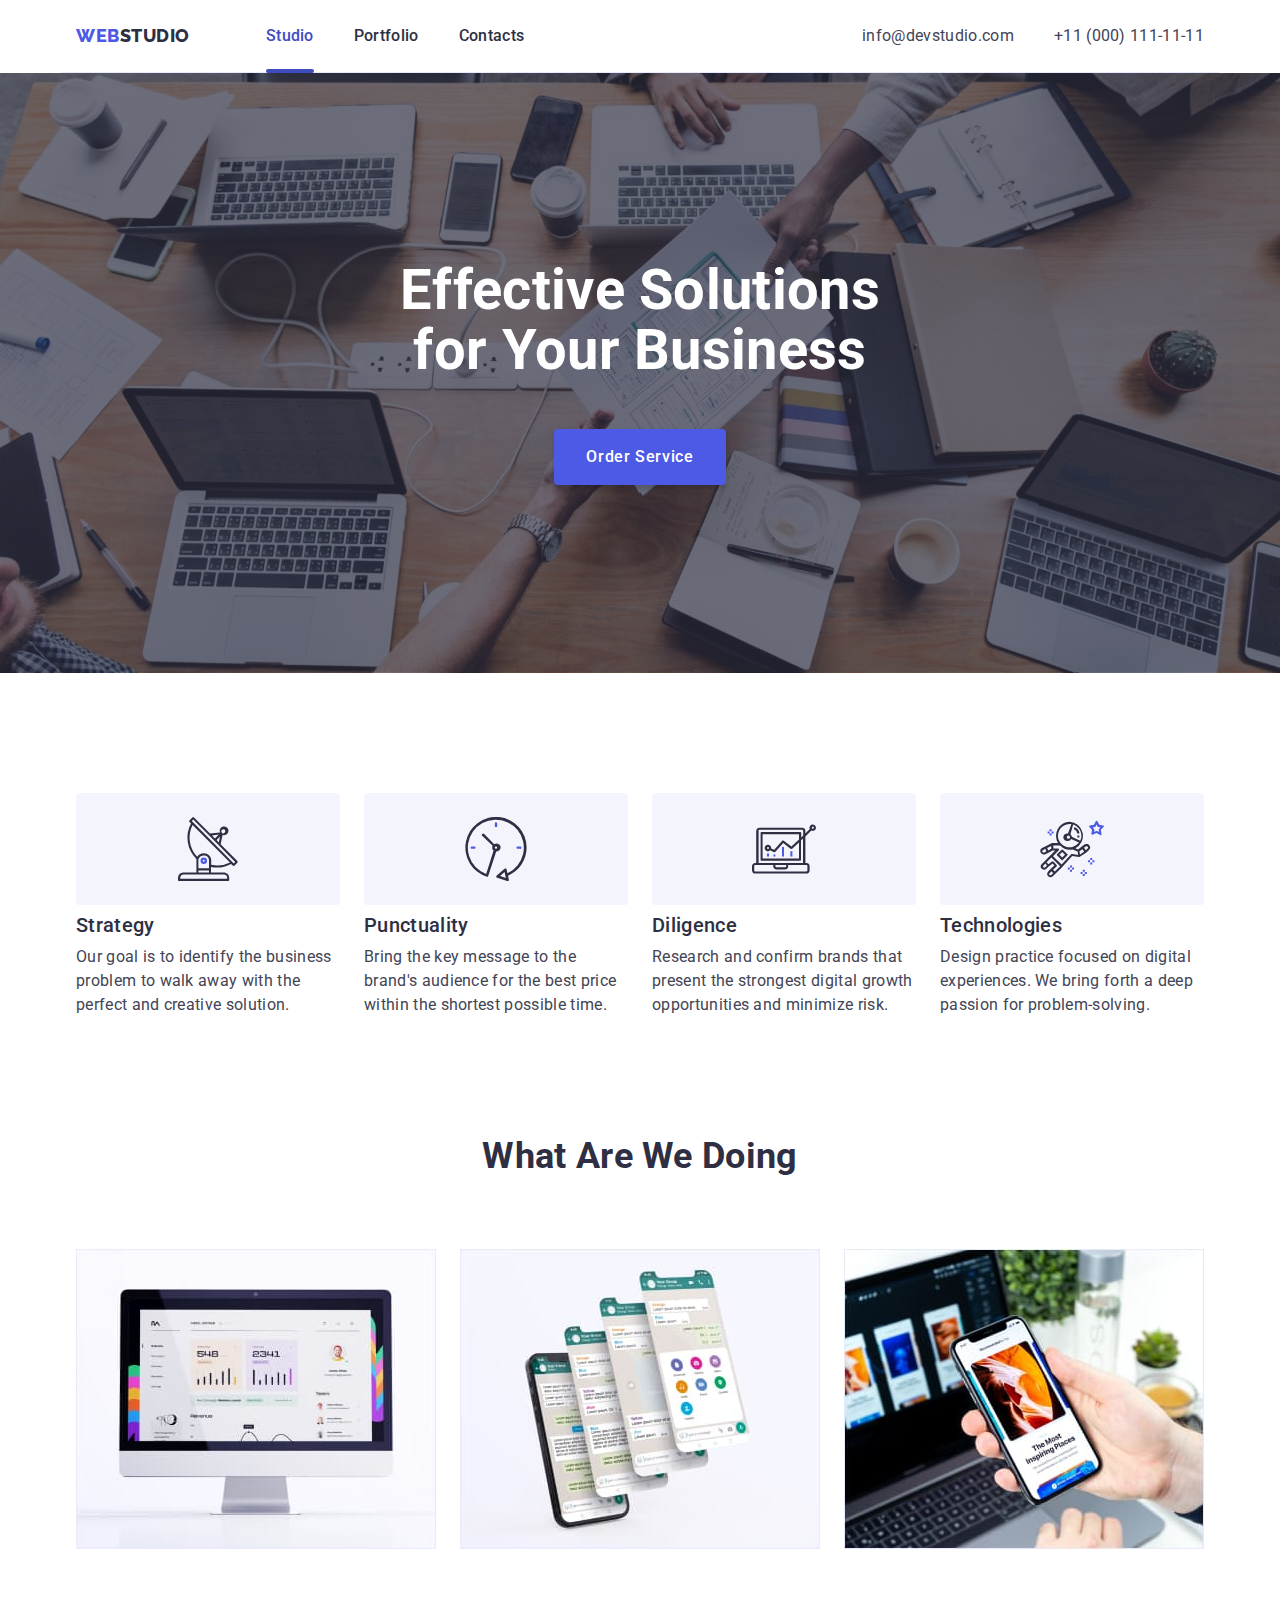
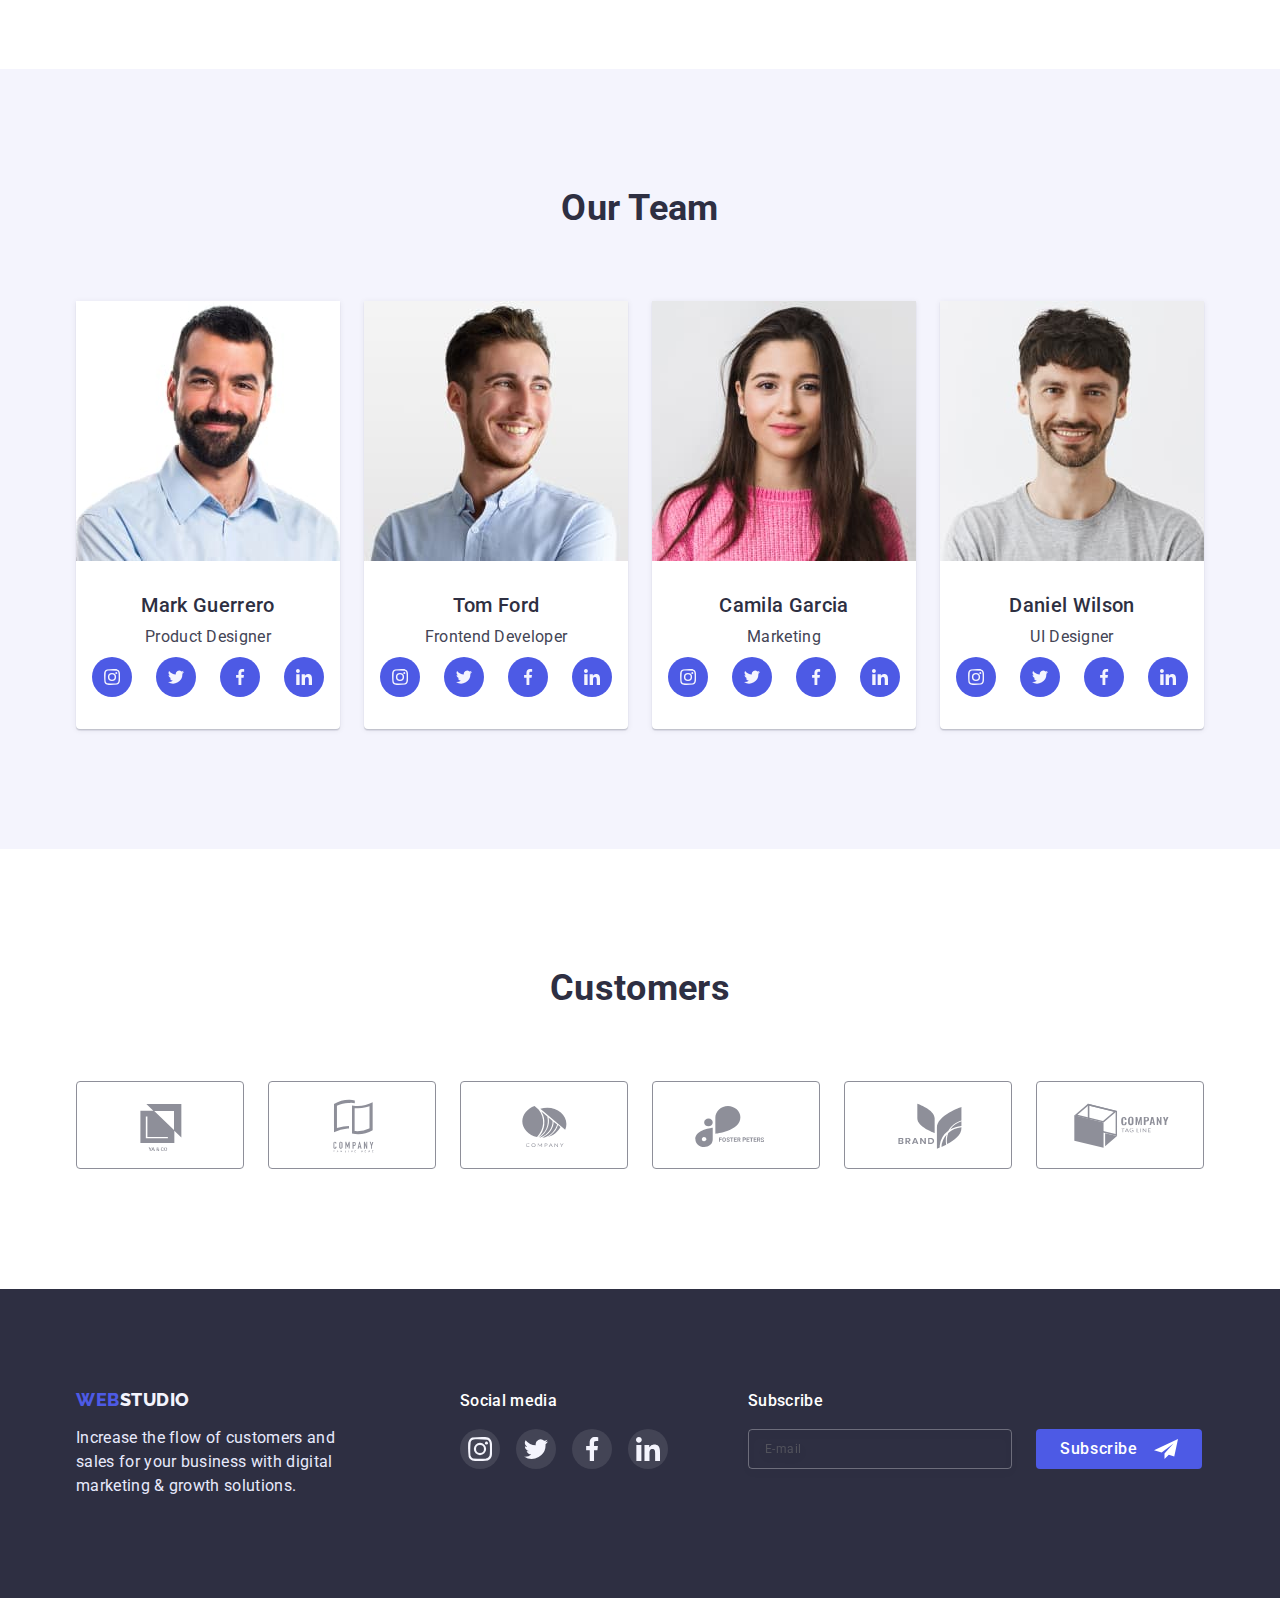
<file: index.html>
<!DOCTYPE html>
<html lang="en">

    <head>
        <meta charset="UTF-8">
        <meta http-equiv="X-UA-Compatible" content="IE=edge">
        <meta name="viewport" content="width=device-width, initial-scale=1.0">
        <title>Студія</title>
        <link rel="preconnect" href="https://fonts.googleapis.com">
        <link rel="preconnect" href="https://fonts.gstatic.com" crossorigin>
        <link
            href="https://fonts.googleapis.com/css2?family=Raleway:wght@800&family=Roboto:wght@400;500;700;900&display=swap"
            rel="stylesheet">
        <link rel="stylesheet"
            href="https://cdnjs.cloudflare.com/ajax/libs/modern-normalize/1.1.0/modern-normalize.min.css">
        <link rel="stylesheet" href="./css/style.css">
    </head>

    <body>
        <header>
            <div class="conteiner header-conteiner">
                <nav class="header-nav">
                    <a class="logo" href="./index.html"><span class="logo-decor">Web</span>Studio</a>
                    <ul class="header-nav-list list">
                        <li class="header-item">
                            <a class="header-link current" href="./index.html">Studio</a>
                        </li>
                        <li class="header-item">
                            <a class="header-link" href="./portfolio.html">Portfolio</a>
                        </li>
                        <li class="header-item">
                            <a class="header-link" href="#">Contacts</a>
                        </li>
                    </ul>
                </nav>
                <button class="js-open-menu" type="button">
                    <svg width="32" height="22" class="icon-burger-menu">
                        <use href="./images/icons.svg#icon-burger-menu"></use>
                    </svg>
                </button>
                <address class="header-address">
                    <ul class="header-contacts list">
                        <li class="header-contacts-item">
                            <a href="mailto:info@devstudio.com" class="link">info@devstudio.com</a>
                        </li>
                        <li class="header-contacts-item">
                            <a href="tel:+110001111111" class="link">+11 (000) 111-11-11</a>
                        </li>
                    </ul>
                </address>
            </div>
            <div class="js-menu-container">
                <button class="mobile-menu-close js-close-menu" type="button">
                    <svg class="icon-close-mobile-menu">
                        <use href="./images/icons.svg#icon-close-mobile-menu"></use>
                    </svg>
                </button>
                <ul class="menu-nav-list list">
                    <li class="menu-item">
                        <a class="menu-link current" href="./index.html">Studio</a>
                    </li>
                    <li class="menu-item">
                        <a class="menu-link" href="./portfolio.html">Portfolio</a>
                    </li>
                    <li class="menu-item">
                        <a class="menu-link" href="#">Contacts</a>
                    </li>
                </ul>
                <address>
                    <ul class="menu-contacts list">
                        <li class="menu-contacts-item">
                            <a href="tel:+110001111111" class="menu-contacts-link-tel">+11 (000) 111-11-11</a>
                        </li>
                        <li class="menu-contacts-item">
                            <a href="mailto:info@devstudio.com" class="menu-contacts-link-email">info@devstudio.com</a>
                        </li>                    
                    </ul>
                </address>
                <ul class="menu-socials-list list">
                    <li class="menu-socials-item">
                        <a class="menu-socials-link" href="#">
                            <svg class="menu-socials-icon">
                                <use href="./images/icons.svg#icon-instagram-section"></use>
                            </svg>
                        </a>
                    </li>
                    <li class="menu-socials-item">
                        <a class="menu-socials-link" href="#">
                            <svg class="menu-socials-icon">
                                <use href="./images/icons.svg#icon-twitter-section"></use>
                            </svg>
                        </a>
                    </li>
                    <li class="menu-socials-item">
                        <a class="menu-socials-link" href="#">
                            <svg class="menu-socials-icon">
                                <use href="./images/icons.svg#icon-facebook-section"></use>
                            </svg>
                        </a>
                    </li>
                    <li class="menu-socials-item">
                        <a class="menu-socials-link" href="#">
                            <svg class="menu-socials-icon">
                                <use href="./images/icons.svg#icon-linkedin-section"></use>
                            </svg>
                        </a>
                    </li>
                </ul>
            </div>
        </header>
        <main>
            <section class="hero">
                <div class="conteiner">
                    <h1 class="hero-title">Effective Solutions for Your Business</h1>
                    <button class="hero-button" type="button" data-modal-open>Order Service</button>
                </div>
            </section>
            <section class="functions section">
                <div class="conteiner">
                    <h2 class="visually-hidden">functions</h2>
                    <ul class="functions-list list">
                        <li class="functions-item">
                            <div class="function-icon">
                                <svg class="finction-item">
                                    <use href="./images/icons.svg#icon-antenna"></use>
                                </svg>
                            </div>
                            <h3 class="functions-title">Strategy</h3>
                            <p class="functions-text">Our goal is to identify the business
                                problem to walk away with the perfect and creative solution.</p>
                        </li>
                        <li class="functions-item">
                            <div class="function-icon">
                                <svg class="finction-item">
                                    <use href="./images/icons.svg#icon-clock"></use>
                                </svg>
                            </div>
                            <h3 class="functions-title">Punctuality</h3>
                            <p class="functions-text">Bring the key message to the brand's audience for the best price
                                within the
                                shortest possible time.</p>
                        </li>
                        <li class="functions-item">
                            <div class="function-icon">
                                <svg class="finction-item">
                                    <use href="./images/icons.svg#icon-diagram"></use>
                                </svg>
                            </div>
                            <h3 class="functions-title">Diligence</h3>
                            <p class="functions-text">Research and confirm brands that present the strongest digital growth
                                opportunities and minimize risk.</p>
                        </li>
                        <li class="functions-item">
                            <div class="function-icon">
                                <svg class="finction-item">
                                    <use href="./images/icons.svg#icon-astronaut"></use>
                                </svg>
                            </div>
                            <h3 class="functions-title">Technologies</h3>
                            <p class="functions-text">Design practice focused on digital experiences. We bring forth a deep
                                passion for
                                problem-solving.</p>
                        </li>
                    </ul>
                </div>
            </section>
            <section class="work section">
                <div class="conteiner">
                    <h2 class="section-title">What are we doing</h2>
                    <ul class="working-list list">
                        <li class="working-item">
                            <img srcset="./images/desctop.jpg 1x, ./images/desctop@2x.jpg 2x" src="./images/desctop.jpg" alt="desctop" width="360" height="300">
                        </li>
                        <li class="working-item">
                            <img srcset="./images/listing.jpg 1x, ./images/listing@2x.jpg 2x" src="./images/listing.jpg" alt="listing" width="360" height="300">
                        </li>
                        <li class="working-item">
                            <img srcset="./images/adaptiv.jpg 1x, ./images/adaptiv@2x.jpg 2x" src="./images/adaptiv.jpg" alt="adaptiv" width="360" height="300">
                        </li>
                    </ul>
                </div>
            </section>
            <section class="comand section">
                <div class="conteiner">
                    <h2 class="section-title">Our Team</h2>
                    <ul class="comand-list list">
                        <li class="comand-card">
                            <article>
                                <img srcset="./images/productdesigner.jpg 1x, ./images/productdesigner@2x.jpg 2x" src="./images/productdesigner.jpg" alt="product designer"
                                    width="264" height="260">
                                <div class="comand-card-content">
                                    <h3 class="comand-title">Mark Guerrero</h3>
                                    <p class="comand-text">Product Designer</p>
                                    <ul class="comand-socials-list list">
                                        <li class="comand-socials-item">
                                            <a class="comand-socials-link" href="#">
                                                <svg class="comand-socials-icon">
                                                    <use href="./images/icons.svg#icon-instagram-section"></use>
                                                </svg>
                                            </a>
                                        </li>
                                        <li class="comand-socials-item">
                                            <a class="comand-socials-link" href="#">
                                                <svg class="comand-socials-icon">
                                                    <use href="./images/icons.svg#icon-twitter-section"></use>
                                                </svg>
                                            </a>
                                        </li>
                                        <li class="comand-socials-item">
                                            <a class="comand-socials-link" href="#">
                                                <svg class="comand-socials-icon">
                                                    <use href="./images/icons.svg#icon-facebook-section"></use>
                                                </svg>
                                            </a>
                                        </li>
                                        <li class="comand-socials-item">
                                            <a class="comand-socials-link" href="#">
                                                <svg class="comand-socials-icon">
                                                    <use href="./images/icons.svg#icon-linkedin-section"></use>
                                                </svg>
                                            </a>
                                        </li>
                                    </ul>
                                </div>
                            </article>
                        </li>
                        <li class="comand-card">
                            <article>
                                <img srcset="./images/frontenddeveloper.jpg 1x, ./images/frontenddeveloper@2x.jpg 2x" src="./images/frontenddeveloper.jpg" alt="frontend developer"
                                    width="264" height="260">
                                <div class="comand-card-content">
                                    <h3 class="comand-title">Tom Ford</h3>
                                    <p class="comand-text">Frontend Developer</p>
                                    <ul class="comand-socials-list list">
                                        <li class="comand-socials-item">
                                            <a class="comand-socials-link" href="#">
                                                <svg class="comand-socials-icon">
                                                    <use href="./images/icons.svg#icon-instagram-section"></use>
                                                </svg>
                                            </a>
                                        </li>
                                        <li class="comand-socials-item">
                                            <a class="comand-socials-link" href="#">
                                                <svg class="comand-socials-icon">
                                                    <use href="./images/icons.svg#icon-twitter-section"></use>
                                                </svg>
                                            </a>
                                        </li>
                                        <li class="comand-socials-item">
                                            <a class="comand-socials-link" href="#">
                                                <svg class="comand-socials-icon">
                                                    <use href="./images/icons.svg#icon-facebook-section"></use>
                                                </svg>
                                            </a>
                                        </li>
                                        <li class="comand-socials-item">
                                            <a class="comand-socials-link" href="#">
                                                <svg class="comand-socials-icon">
                                                    <use href="./images/icons.svg#icon-linkedin-section"></use>
                                                </svg>
                                            </a>
                                        </li>
                                    </ul>
                                </div>
                            </article>
                        </li>
                        <li class="comand-card">
                            <article>
                                <img srcset="./images/marketing.jpg 1x, ./images/marketing@2x.jpg 2x" src="./images/marketing.jpg" alt="marketing" width="264"
                                    height="260">
                                <div class="comand-card-content">
                                    <h3 class="comand-title">Camila Garcia</h3>
                                    <p class="comand-text">Marketing</p>
                                    <ul class="comand-socials-list list">
                                        <li class="comand-socials-item">
                                            <a class="comand-socials-link" href="#">
                                                <svg class="comand-socials-icon">
                                                    <use href="./images/icons.svg#icon-instagram-section"></use>
                                                </svg>
                                            </a>
                                        </li>
                                        <li class="comand-socials-item">
                                            <a class="comand-socials-link" href="#">
                                                <svg class="comand-socials-icon">
                                                    <use href="./images/icons.svg#icon-twitter-section"></use>
                                                </svg>
                                            </a>
                                        </li>
                                        <li class="comand-socials-item">
                                            <a class="comand-socials-link" href="#">
                                                <svg class="comand-socials-icon">
                                                    <use href="./images/icons.svg#icon-facebook-section"></use>
                                                </svg>
                                            </a>
                                        </li>
                                        <li class="comand-socials-item">
                                            <a class="comand-socials-link" href="#">
                                                <svg class="comand-socials-icon">
                                                    <use href="./images/icons.svg#icon-linkedin-section"></use>
                                                </svg>
                                            </a>
                                        </li>
                                    </ul>
                                </div>
                            </article>
                        </li>
                        <li class="comand-card">
                            <article>
                                <img srcset="./images/uidesigner.jpg 1x, ./images/uidesigner@2x.jpg 2x" src="./images/uidesigner.jpg" alt="ui designer" width="264"
                                    height="260">
                                <div class="comand-card-content">
                                    <h3 class="comand-title">Daniel Wilson</h3>
                                    <p class="comand-text">UI Designer</p>
                                    <ul class="comand-socials-list list">
                                        <li class="comand-socials-item">
                                            <a class="comand-socials-link" href="#">
                                                <svg class="comand-socials-icon">
                                                    <use href="./images/icons.svg#icon-instagram-section"></use>
                                                </svg>
                                            </a>
                                        </li>
                                        <li class="comand-socials-item">
                                            <a class="comand-socials-link" href="#">
                                                <svg class="comand-socials-icon">
                                                    <use href="./images/icons.svg#icon-twitter-section"></use>
                                                </svg>
                                            </a>
                                        </li>
                                        <li class="comand-socials-item">
                                            <a class="comand-socials-link" href="#">
                                                <svg class="comand-socials-icon">
                                                    <use href="./images/icons.svg#icon-facebook-section"></use>
                                                </svg>
                                            </a>
                                        </li>
                                        <li class="comand-socials-item">
                                            <a class="comand-socials-link" href="#">
                                                <svg class="comand-socials-icon">
                                                    <use href="./images/icons.svg#icon-linkedin-section"></use>
                                                </svg>
                                            </a>
                                        </li>
                                    </ul>
                                </div>
                            </article>
                        </li>
                    </ul>
                </div>
            </section>
            <section class="customers section">
                <div class="conteiner">
                    <h2 class="customers-title">Customers</h2>
                    <ul class="customers-icon-list list">
                        <li class="customers-icon-item">
                            <a class="customers-icon-link" href="#">
                                <svg class="customers-icon">
                                    <use href="./images/icons.svg#icon-logo-ya-co"></use>
                                </svg>
                            </a>
                        </li>
                        <li class="customers-icon-item">
                            <a class="customers-icon-link" href="#">
                                <svg class="customers-icon">
                                    <use href="./images/icons.svg#icon-logo-company-tagline-here"></use>
                                </svg>
                            </a>
                        </li>
                        <li class="customers-icon-item">
                            <a class="customers-icon-link" href="#">
                                <svg class="customers-icon">
                                    <use href="./images/icons.svg#icon-logo-company"></use>
                                </svg>
                            </a>
                        </li>
                        <li class="customers-icon-item">
                            <a class="customers-icon-link" href="#">
                                <svg class="customers-icon">
                                    <use href="./images/icons.svg#icon-logo-foster-peters"></use>
                                </svg>
                            </a>
                        </li>
                        <li class="customers-icon-item">
                            <a class="customers-icon-link" href="#">
                                <svg class="customers-icon">
                                    <use href="./images/icons.svg#icon-logo-brand"></use>
                                </svg>
                            </a>
                        </li>
                        <li class="customers-icon-item">
                            <a class="customers-icon-link" href="#">
                                <svg class="customers-icon">
                                    <use href="./images/icons.svg#icon-logo-company-tagline"></use>
                                </svg>
                            </a>
                        </li>
                    </ul>
                </div>
            </section>
        </main>
        <footer class="footer">
            <div class="conteiner">
                <div class="footer-content">
                    <div class="footer-content-logo">
                        <a class="footer-logo" href="./index.html"><span class="logo-decor">Web</span>Studio</a>
                        <p class="footer-text">Increase the flow of customers and sales for your business with digital
                            marketing & growth
                            solutions.</p>
                    </div>
                    <div class="footer-socials-content">
                        <p class="footer-socials-text">Social media</p>
                        <ul class="footer-socials-list list">
                            <li class="footer-socials-item">
                                <a class="footer-socials-link" href="#">
                                    <svg class="footer-socials-icon">
                                        <use href="./images/icons.svg#icon-instagram-footer"></use>
                                    </svg>
                                </a>
                            </li>
                            <li class="footer-socials-item">
                                <a class="footer-socials-link" href="#">
                                    <svg class="footer-socials-icon">
                                        <use href="./images/icons.svg#icon-twitter-section"></use>
                                    </svg>
                                </a>
                            </li>
                            <li class="footer-socials-item">
                                <a class="footer-socials-link" href="#">
                                    <svg class="footer-socials-icon">
                                        <use href="./images/icons.svg#icon-facebook-footer"></use>
                                    </svg>
                                </a>
                            </li>
                            <li class="footer-socials-item">
                                <a class="footer-socials-link" href="#">
                                    <svg class="footer-socials-icon">
                                        <use href="./images/icons.svg#icon-linkedin-footer"></use>
                                    </svg>
                                </a>
                            </li>
                        </ul>
                    </div>
                    <form name="footer-form" autocomplete="off">
                        <p class="footer-form-text">Subscribe</p>
                        <div class="footer-form-info">
                            <div class="footer-form-field">
                                <input class="footer-form-input" type="email" name="mailing-list" id="mailing-list" 
                                placeholder="E-mail"/>
                                <label class="footer-form-label" for="mailing-list"></label>
                            </div>
                            <button class="footer-form-button" type="submit">Subscribe
                                <svg class="footer-button-icon">
                                    <use href="./images/icons.svg#icon-letter"></use>
                                </svg>
                            </button>
                        </div>
                    </form>
                </div>

            </div>
        </footer>
        <div class="backdrop is-hidden" data-modal>
            <div class="modal">
                <button class="modal-close" type="button" data-modal-close>
                    <svg class="modal-clos-icon">
                        <use href="./images/icons.svg#icon-close"></use>
                    </svg>
                </button>
                <h2 class="modal-title">Leave your contacts and we will call you back</h2>
                <form class="contact-form" name="contact-form" autocomplete="off">
                    <div class="form-info">
                        <div class="form-field">
                            <label class="form-label" for="user-name">Name</label>
                            <input class="form-input" type="text" name="user-name" id="user-name">
                            <svg class="form-icon">
                                <use href="./images/icons.svg#icon-name"></use>
                            </svg>
                        </div>

                        <div class="form-field">
                            <label class="form-label" for="user-phone">Phone</label>
                            <input class="form-input" type="tel" name="user-phone" id="user-phone">
                            <svg class="form-icon">
                                <use href="./images/icons.svg#icon-phone"></use>
                            </svg>
                        </div>

                        <div class="form-field">
                            <label class="form-label" for="user-email">Email</label>
                            <input class="form-input" type="email" name="user-email" id="user-email">
                            <svg class="form-icon">
                                <use href="./images/icons.svg#icon-email"></use>
                            </svg>
                        </div>

                        <div class="form-field form-field-textarea">
                            <label class="form-label" for="user-comment">Comment</label>
                            <textarea class="form-input form-input-textarea" name="user-comment" id="user-comment"
                                placeholder="Text input"></textarea>
                        </div>
                    </div>
                    <div class="form-checkbox">
                        <input class="checkbox-input" type="checkbox" name="Privacy-police" id="Privacy-police">
                        <span class="form-checkbox-icon"></span>
                        <label class="checkbox-text" for="Privacy-police">I accept the terms and conditions of the <span><a
                                    class="checkbox-text-item" href="#">Privacy Policy</a></span></label>
                    </div>
                    <button class="modal-button" type="submit">Send</button>
                </form>
            </div>
        </div>
        <script src="./js/mobile-menu.js"></script>
        <script src="./js/modal.js"></script>
    </body>

</html>
</file>
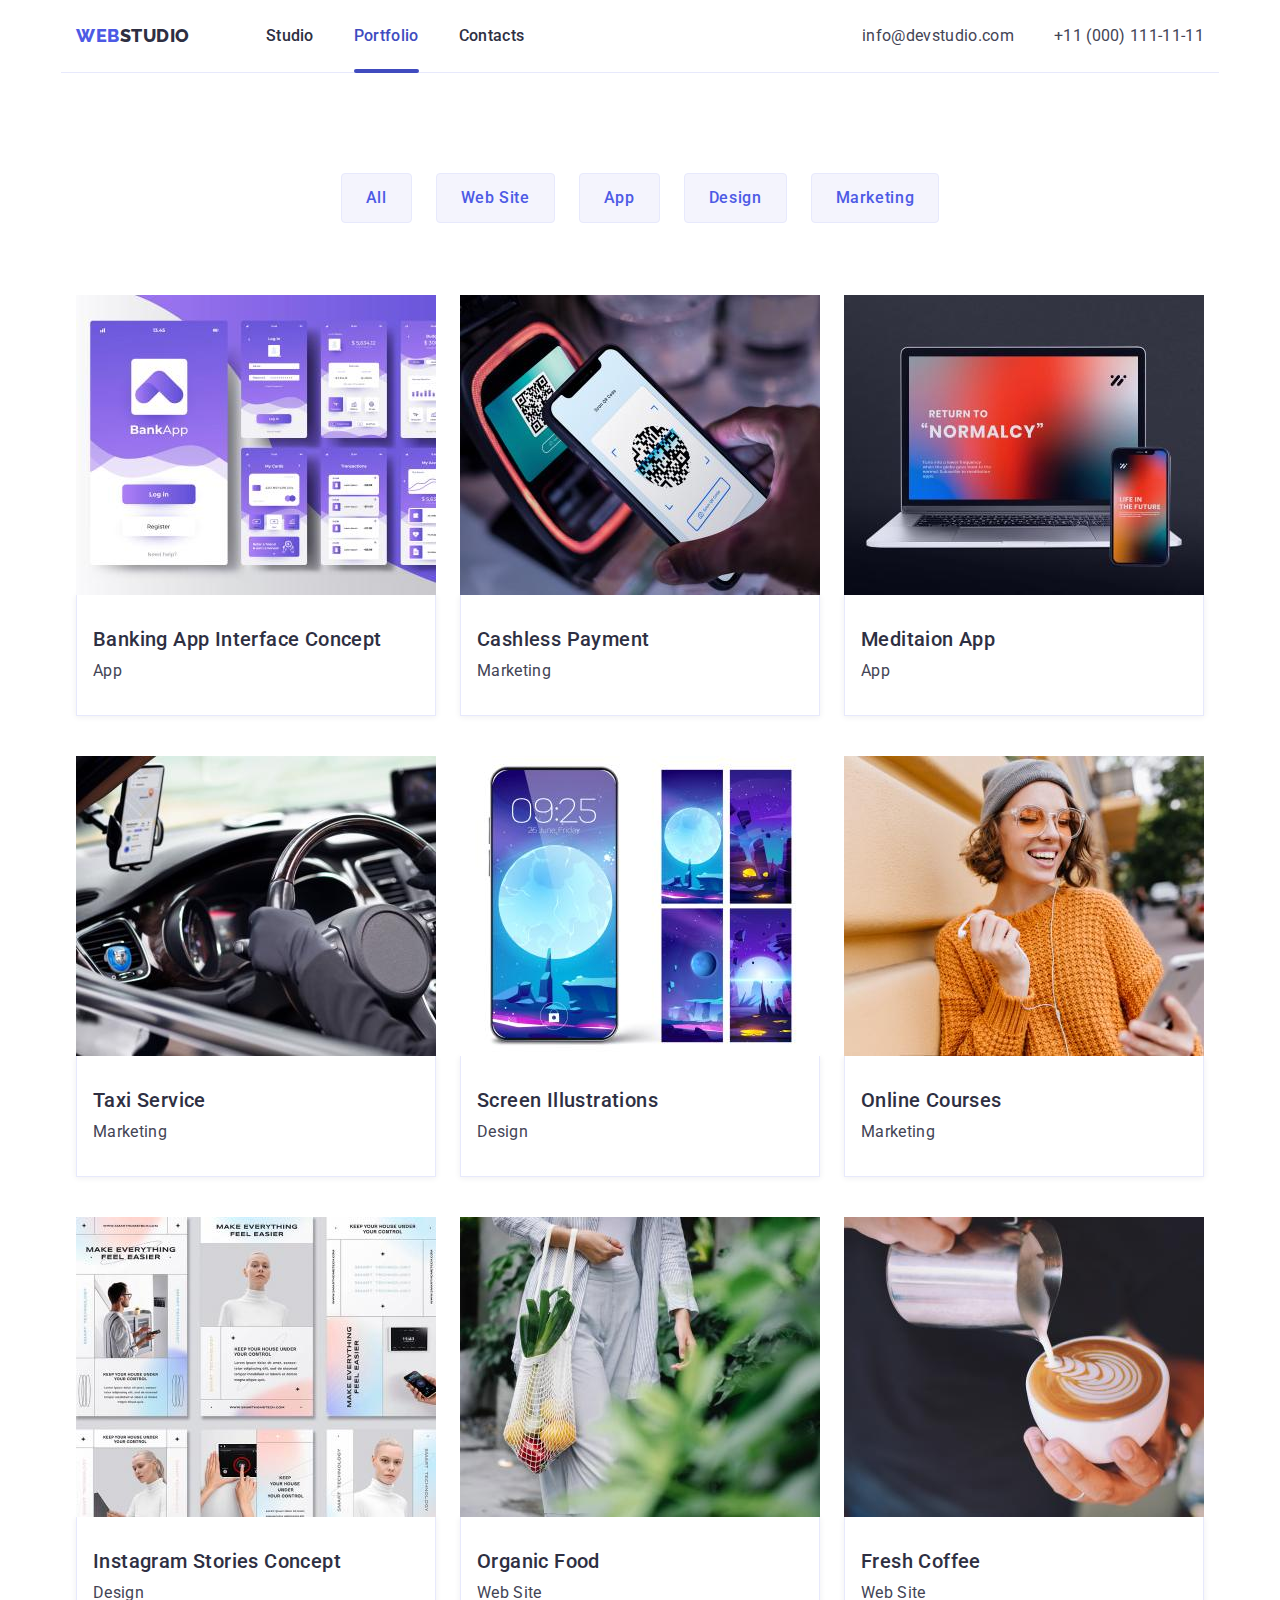
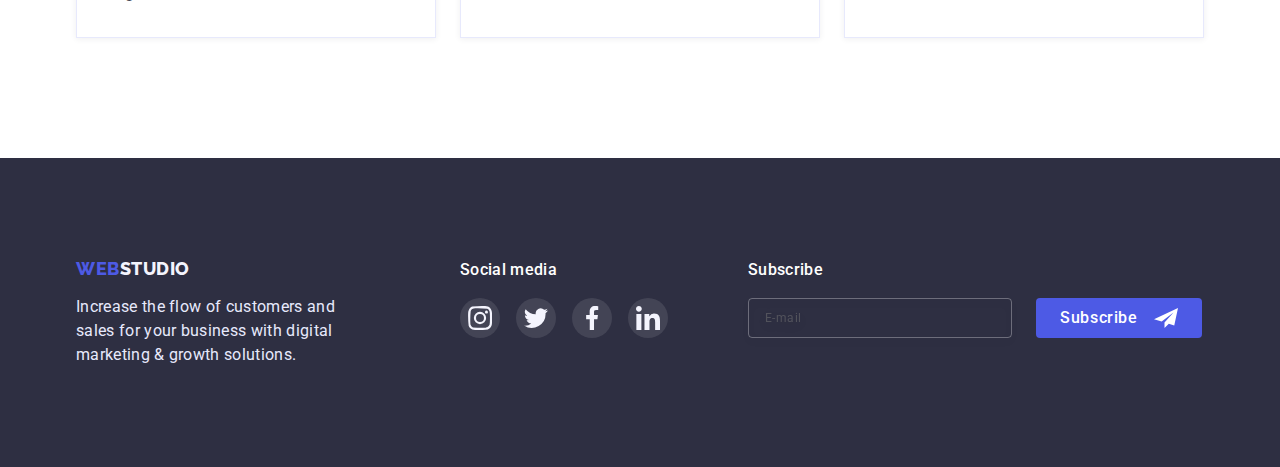
<file: portfolio.html>
<!DOCTYPE html>
<html lang="en">

<head>
    <meta charset="UTF-8">
    <meta http-equiv="X-UA-Compatible" content="IE=edge">
    <meta name="viewport" content="width=device-width, initial-scale=1.0">
    <title>Portfolio</title>
    <link rel="preconnect" href="https://fonts.googleapis.com">
    <link rel="preconnect" href="https://fonts.gstatic.com" crossorigin>
    <link href="https://fonts.googleapis.com/css2?family=Raleway:wght@800&family=Roboto:wght@400;500;700;900&display=swap"
        rel="stylesheet">
    <link rel="stylesheet" href="https://cdnjs.cloudflare.com/ajax/libs/modern-normalize/1.1.0/modern-normalize.min.css">
    <link rel="stylesheet" href="./css/style.css">
</head>

<body>
    <header>
        <div class="conteiner header-conteiner">
            <nav class="header-nav">
                <a class="logo" href="./index.html"><span class="logo-decor">Web</span>Studio</a>
                <ul class="header-nav-list list">
                    <li class="header-item">
                        <a class="header-link" href="./index.html">Studio</a>
                    </li>
                    <li class="header-item">
                        <a class="header-link current" href="./portfolio.html">Portfolio</a>
                    </li>
                    <li class="header-item">
                        <a class="header-link" href="#">Contacts</a>
                    </li>
                </ul>
            </nav>
            <button class="js-open-menu" type="button">
                <svg width="32" height="22" class="icon-burger-menu">
                    <use href="./images/icons.svg#icon-burger-menu"></use>
                </svg>
            </button>
            <address class="header-address">
                <ul class="header-contacts list">
                    <li class="header-contacts-item">
                        <a href="mailto:info@devstudio.com" class="link">info@devstudio.com</a>
                    </li>
                    <li class="header-contacts-item">
                        <a href="tel:+110001111111" class="link">+11 (000) 111-11-11</a>
                    </li>
                </ul>
            </address>
        </div>
        <div class="js-menu-container">
            <button class="mobile-menu-close js-close-menu" type="button">
                <svg class="icon-close-mobile-menu">
                    <use href="./images/icons.svg#icon-close-mobile-menu"></use>
                </svg>
            </button>
            <ul class="menu-nav-list list">
                <li class="menu-item">
                    <a class="menu-link" href="./index.html">Studio</a>
                </li>
                <li class="menu-item">
                    <a class="menu-link current" href="./portfolio.html">Portfolio</a>
                </li>
                <li class="menu-item">
                    <a class="menu-link" href="#">Contacts</a>
                </li>
            </ul>
            <address>
                <ul class="menu-contacts list">
                    <li class="menu-contacts-item">
                        <a href="tel:+110001111111" class="menu-contacts-link">+11 (000) 111-11-11</a>
                    </li>
                    <li class="menu-contacts-item">
                        <a href="mailto:info@devstudio.com" class="menu-contacts-link">info@devstudio.com</a>
                    </li>
                </ul>
            </address>
            <ul class="menu-socials-list list">
                <li class="menu-socials-item">
                    <a class="menu-socials-link" href="#">
                        <svg class="menu-socials-icon">
                            <use href="./images/icons.svg#icon-instagram-section"></use>
                        </svg>
                    </a>
                </li>
                <li class="menu-socials-item">
                    <a class="menu-socials-link" href="#">
                        <svg class="menu-socials-icon">
                            <use href="./images/icons.svg#icon-twitter-section"></use>
                        </svg>
                    </a>
                </li>
                <li class="menu-socials-item">
                    <a class="menu-socials-link" href="#">
                        <svg class="menu-socials-icon">
                            <use href="./images/icons.svg#icon-facebook-section"></use>
                        </svg>
                    </a>
                </li>
                <li class="menu-socials-item">
                    <a class="menu-socials-link" href="#">
                        <svg class="menusocials-icon">
                            <use href="./images/icons.svg#icon-linkedin-section"></use>
                        </svg>
                    </a>
                </li>
            </ul>
        </div>
    </header>    
    <main>
        <section class="portfolio-section">
            <div class="conteiner">
                <h1 class="visually-hidden">Portfolio</h1>
                    <ul class="portfolio-button-list list">
                        <li><button type="button" class="portfolio-button">All</button></li>
                        <li><button type="button" class="portfolio-button">Web Site</button></li>
                        <li><button type="button" class="portfolio-button">App</button></li>
                        <li><button type="button" class="portfolio-button">Design</button></li>
                        <li><button type="button" class="portfolio-button">Marketing</button></li>
                    </ul>
                    <ul class="portfolio-work-list list">
                        <li class="portfolio-work-card">
                            <a class="work-card-link" href="#">
                                <div class="portfolio-description-card">
                                    <img class="portfolio-work-img" src="./images/bankingapp.jpg" alt="Banking App Interface Concept" width="360"
                                        height="300">
                                    <div class="portfolio-work-description">
                                        <p class="portfolio-work-description-text">14 Stylish and User-Friendly App Design Concepts · Task Manager App ·
                                            Calorie Tracker App · Exotic Fruit Ecommerce App ·
                                            Cloud Storage App</p>
                                    </div>
                                </div>                                
                                <div class="work-card-content">
                                    <h2 class="portfolio-work-title">Banking App Interface Concept</h2>
                                    <p class="portfolio-work-text">App</p>
                                </div>
                            </a>                            
                        </li>
                        <li class="portfolio-work-card">
                            <a class="work-card-link" href="#">
                                <div class="portfolio-description-card">
                                    <img class="portfolio-work-img" src="./images/payment.jpg" alt="Cashless Payment" width="360" height="300">
                                    <div class="portfolio-work-description">
                                        <p class="portfolio-work-description-text">14 Stylish and User-Friendly App Design Concepts · Task Manager App ·
                                            Calorie Tracker App · Exotic Fruit Ecommerce App ·
                                            Cloud Storage App</p>
                                    </div>
                                </div>                                
                                <div class="work-card-content">
                                    <h2 class="portfolio-work-title">Cashless Payment</h2>
                                    <p class="portfolio-work-text">Marketing</p>
                                </div>
                            </a>                            
                        </li>
                        <li class="portfolio-work-card">
                            <a class="work-card-link" href="#">
                                <div class="portfolio-description-card">
                                    <img class="portfolio-work-img" src="./images/meditaionapp.jpg" alt="Meditaion App" width="360" height="300">
                                    <div class="portfolio-work-description">
                                        <p class="portfolio-work-description-text">14 Stylish and User-Friendly App Design Concepts · Task Manager App ·
                                            Calorie Tracker App · Exotic Fruit Ecommerce App ·
                                            Cloud Storage App</p>
                                    </div>
                                </div>                                
                                <div class="work-card-content">
                                    <h2 class="portfolio-work-title">Meditaion App</h2>
                                    <p class="portfolio-work-text">App</p>
                                </div>
                            </a>                            
                        </li>
                        <li class="portfolio-work-card">
                            <a class="work-card-link" href="#">
                                <div class="portfolio-description-card">
                                    <img class="portfolio-work-img" src="./images/taxi.jpg" alt="Taxi Service" width="360" height="300">
                                    <div class="portfolio-work-description">
                                        <p class="portfolio-work-description-text">14 Stylish and User-Friendly App Design Concepts · Task Manager App ·
                                            Calorie Tracker App · Exotic Fruit Ecommerce App ·
                                            Cloud Storage App</p>
                                    </div>
                                </div>                                
                                <div class="work-card-content">
                                    <h2 class="portfolio-work-title">Taxi Service</h2>
                                    <p class="portfolio-work-text">Marketing</p>
                                </div>
                            </a>                            
                        </li>
                        <li class="portfolio-work-card">
                            <a class="work-card-link" href="#">
                                <div class="portfolio-description-card">
                                    <img class="portfolio-work-img" src="./images/screenillustrations.jpg" alt="Screen Illustrations" width="360"
                                        height="300">
                                    <div class="portfolio-work-description">
                                        <p class="portfolio-work-description-text">14 Stylish and User-Friendly App Design Concepts · Task Manager App ·
                                            Calorie Tracker App · Exotic Fruit Ecommerce App ·
                                            Cloud Storage App</p>
                                    </div>
                                </div>                                
                                <div class="work-card-content">
                                    <h2 class="portfolio-work-title">Screen Illustrations</h2>
                                    <p class="portfolio-work-text">Design</p>
                                </div>
                            </a>                            
                        </li>
                        <li class="portfolio-work-card">
                            <a class="work-card-link" href="#">
                                <div class="portfolio-description-card">
                                    <img class="portfolio-work-img" src="./images/onlinecourses.jpg" alt="Online Courses" width="360" height="300">
                                    <div class="portfolio-work-description">
                                        <p class="portfolio-work-description-text">14 Stylish and User-Friendly App Design Concepts · Task Manager App ·
                                            Calorie Tracker App · Exotic Fruit Ecommerce App ·
                                            Cloud Storage App</p>
                                    </div>
                                </div>                                
                                <div class="work-card-content">
                                    <h2 class="portfolio-work-title">Online Courses</h2>
                                    <p class="portfolio-work-text">Marketing</p>
                                </div>
                            </a>                            
                        </li>
                        <li class="portfolio-work-card">
                            <a class="work-card-link" href="#">
                                <div class="portfolio-description-card">
                                    <img class="portfolio-work-img" src="./images/instagramstories.jpg" alt="Instagram Stories Concept" width="360"
                                        height="300">
                                    <div class="portfolio-work-description">
                                        <p class="portfolio-work-description-text">14 Stylish and User-Friendly App Design Concepts · Task Manager App ·
                                            Calorie Tracker App · Exotic Fruit Ecommerce App ·
                                            Cloud Storage App</p>
                                    </div>
                                </div>                                
                                <div class="work-card-content">
                                    <h2 class="portfolio-work-title">Instagram Stories Concept</h2>
                                    <p class="portfolio-work-text">Design</p>
                                </div>
                            </a>
                        </li>
                        <li class="portfolio-work-card">
                            <a class="work-card-link" href="#">
                                <div class="portfolio-description-card">
                                    <img class="portfolio-work-img" src="./images/organicfood.jpg" alt="Organic Food" width="360" height="300">
                                    <div class="portfolio-work-description">
                                        <p class="portfolio-work-description-text">14 Stylish and User-Friendly App Design Concepts · Task Manager App ·
                                            Calorie Tracker App · Exotic Fruit Ecommerce App ·
                                            Cloud Storage App</p>
                                    </div>
                                </div>                                
                                <div class="work-card-content">
                                    <h2 class="portfolio-work-title">Organic Food</h2>
                                    <p class="portfolio-work-text">Web Site</p>
                                </div>
                            </a>                            
                        </li>
                        <li class="portfolio-work-card">
                            <a class="work-card-link" href="#">
                                <div class="portfolio-description-card">
                                    <img class="portfolio-work-img" src="./images/freshcoffee.jpg" alt="Fresh Coffee" width="360" height="300">
                                    <div class="portfolio-work-description">
                                        <p class="portfolio-work-description-text">14 Stylish and User-Friendly App Design Concepts · Task Manager App ·
                                            Calorie Tracker App · Exotic Fruit Ecommerce App ·
                                            Cloud Storage App</p>
                                    </div>
                                </div>                                
                                <div class="work-card-content">
                                    <h2 class="portfolio-work-title">Fresh Coffee</h2>
                                    <p class="portfolio-work-text">Web Site</p>
                                </div>
                            </a>                            
                        </li>
                    </ul>
            </div>
        </section>
    </main>
    <footer class="footer">
        <div class="conteiner">
            <div class="footer-content">
                <div class="footer-content-logo">
                    <a class="footer-logo" href="./index.html"><span class="logo-decor">Web</span>Studio</a>
                    <p class="footer-text">Increase the flow of customers and sales for your business with digital
                        marketing & growth
                        solutions.</p>
                </div>
                <div class="footer-socials-content">
                    <p class="footer-socials-text">Social media</p>
                    <ul class="footer-socials-list list">
                        <li class="footer-socials-item">
                            <a class="footer-socials-link" href="#">
                                <svg class="footer-socials-icon">
                                    <use href="./images/icons.svg#icon-instagram-footer"></use>
                                </svg>
                            </a>
                        </li>
                        <li class="footer-socials-item">
                            <a class="footer-socials-link" href="#">
                                <svg class="footer-socials-icon">
                                    <use href="./images/icons.svg#icon-twitter-section"></use>
                                </svg>
                            </a>
                        </li>
                        <li class="footer-socials-item">
                            <a class="footer-socials-link" href="#">
                                <svg class="footer-socials-icon">
                                    <use href="./images/icons.svg#icon-facebook-footer"></use>
                                </svg>
                            </a>
                        </li>
                        <li class="footer-socials-item">
                            <a class="footer-socials-link" href="#">
                                <svg class="footer-socials-icon">
                                    <use href="./images/icons.svg#icon-linkedin-footer"></use>
                                </svg>
                            </a>
                        </li>
                    </ul>
                </div>
                <form name="footer-form" autocomplete="off">
                    <p class="footer-form-text">Subscribe</p>
                    <div class="footer-form-info">
                        <div class="footer-form-field">
                            <input class="footer-form-input" type="email" name="mailing-list" id="mailing-list"
                                placeholder="E-mail" />
                            <label class="footer-form-label" for="mailing-list"></label>
                        </div>
                        <button class="footer-form-button" type="submit">Subscribe
                            <svg class="footer-button-icon">
                                <use href="./images/icons.svg#icon-letter"></use>
                            </svg>
                        </button>
                    </div>
                </form>
            </div>
    
        </div>
    </footer>
    
    <script src="./js/mobile-menu.js"></script>

</body>

</html>
</file>
<file: css/style.css>
:root {
    --primery-brend-color: #4D5AE5;
    --active-btn-color: #404BBF;

    --primery-bcg-color: #2E2F42;
    --backgrond-white-color: #FFFFFF;
    --secondery-bcg-color: #F4F4FD;
    --primery-background-socials: rgba(255, 255, 255, 0.1);
    --secondery-background-socials: #31D0AA;
    --primery-bcg-modal: #FCFCFC;


    --primery-text-color: #434455;
    --secondery-text-color: #8E8F99;
    --accenr-text-color: #E7E9FC;
    --text-white-color: #FFFFFF;
    --border-header: #000000;
    --checkbox-text: #757575;
    --prymery-text-placeholder: rgba(117, 117, 117, 0.5);
}

body {
    color: var(--primery-text-color);
    background-color: var(--backgrond-white-color);
    font-family: Roboto, sans-serif;
    font-size: 16px;
    letter-spacing: 0.02em;
}

p,
h1,
h2,
h3,
h4,
h5,
h6 {
    margin-top: 0;
    margin-bottom: 0;
}

ul,
ol {
    margin-top: 0;
    margin-bottom: 0;
    padding-left: 0;
}

img {
    display: block;
}

.list {
    list-style: none;
}

.conteiner {
    max-width: 428px;
    padding-left: 15px;
    padding-right: 15px;
    margin-left: auto;
    margin-right: auto;
}

@media screen and (min-width: 768px) {
    .conteiner {
        max-width: 768px;
    }
}

@media screen and (min-width: 1200px) {
    .conteiner {
        max-width: 1158px;
    }
}

/* Шапка сайта */
.header-conteiner {
        border-bottom: 1px solid var(--accenr-text-color);
        display: flex;
        align-items: center;
        padding-top: 24px;
        padding-bottom: 24px;
    }
@media screen and (min-width: 768px) {
    .header-conteiner {
        padding-top: 0;
        padding-bottom: 0;
    }
}
.logo {
    color: var(--primery-bcg-color);
    font-family: Raleway, sans-serif;
    font-weight: 800;
    font-size: 18px;
    line-height: 1.33;
    letter-spacing: 0.03em;
    text-transform: uppercase;
    text-decoration: none;
    margin-right: auto;
}

@media screen and (min-width: 768px) {
    .logo {
        margin-right: 120px;
    }
}

@media screen and (min-width: 1200px) {
    .logo {
        margin-right: 76px;
    }
}

.logo-decor {
    color: var(--primery-brend-color);
}

.header-nav {
    display: flex;
    align-items: center;
    margin-right: auto;
}

.header-item:not(:last-child) {
    margin-right: 40px;
    margin-left: auto;
}

.header-nav-list {
    display: none;
}
@media screen and (min-width: 768px) {
    .header-nav-list {
        display: flex;
        align-items: center;
    }
}
.header-link {
    display: block;
    padding: 24px 0;
    position: relative;
    color: var(--primery-bcg-color);
    font-weight: 500;
    line-height: 1.5;
    text-decoration: none;
    transition: color 250ms cubic-bezier(0.4, 0, 0.2, 1);
}

.header-link:hover,
.header-link:focus {
    color: var(--active-btn-color);

}

.header-nav-list .current {
    color: var(--active-btn-color);
}

.header-link.current::after {
    position: absolute;
    bottom: 0;
    content: '';
    display: block;
    width: 100%;
    height: 4px;
    background: var(--active-btn-color);
    border-radius: 2px;
    margin-bottom: -1px;
}

.header-address {
    display: none;
}
@media screen and (min-width: 768px) {
    .header-address {
        display: block;
    }
}

    .header-contacts {
        display: flex;
        flex-direction: column;
        font-style: normal;
    }


@media screen and (min-width: 1200px) {
    .header-contacts {
        flex-direction: row;
        align-items: center;
        margin-left: auto;
    }
}

.header-contacts .link {
    color: var(--primery-text-color);
    font-size: 12px;
    line-height: 1.17;
    letter-spacing: 0.04em;
    text-decoration: none;
    transition: color 250ms cubic-bezier(0.4, 0, 0.2, 1);
}
@media screen and (min-width: 1200px) {
    .header-contacts .link {
        font-size: 16px;
        line-height: 1.5;
        letter-spacing: 0.02em;
    }
}
.header-contacts .link:hover,
.header-contacts .link:focus {
    color: var(--active-btn-color);
}

.header-contacts-item:not(:last-child) {
    margin-right: 0;
}
@media screen and (min-width: 1200px) {
    .header-contacts-item:not(:last-child) {
        margin-right: 40px;
    }
}
.js-open-menu {
    width: 32px;
    height: 22px;
    padding: 0;
    border: none;
    stroke: #2E2F42;
    fill: var(--primery-bcg-color);
    background-color: transparent;
}
@media screen and (min-width: 768px) {
    .js-open-menu {
        display: none;
    }
}
/* Mobile-menu */

.js-menu-container {
    position: fixed;
    top: 0;
    right: 0;
    bottom: 0;
    width: 100%;
    height: 100%;
    padding: 80px 35px 40px 40px;
    background-color: #FFFFFF;
    transform: translateX(100%);
    transition: transform 250ms cubic-bezier(0.4, 0, 0.2, 1);
    overflow: auto;
}

.js-menu-container.is-open {
    transform: translateX(0);
}

.mobile-menu-close {
    position: absolute;
    top: 24px;
    right: 24px;
    width: 24px;
    height: 24px;
    background: var(--accenr-text-color);
    border: 1px solid rgba(0, 0, 0, 0.1);
    border-radius: 50%;
    display: flex;
    align-items: center;
    justify-content: center;
    cursor: pointer;
    transition:
        background-color 250ms cubic-bezier(0.4, 0, 0.2, 1),
        fill 250ms cubic-bezier(0.4, 0, 0.2, 1);
}

.icon-close-mobile-menu {
    width: 8px;
    height: 8px;
}

.mobile-menu-close:hover,
.mobile-menu-close:focus {
    background-color: var(--active-btn-color);
    fill: var(--backgrond-white-color);
}
.menu-nav-list{
    margin-bottom: 284px;
}
.menu-item {
margin-right: auto;
}
.menu-item:not(:last-child) {
margin-bottom: 40px;
}
.menu-link {
    color: var(--primery-bcg-color);
    text-decoration: none;
    font-weight: 700;
    font-size: 36px;
    line-height: 1.11;
}
.menu-link:hover,
.menu-link:focus {
    color: var(--active-btn-color);

}

.menu-nav-list .current {
    color: var(--active-btn-color);
}
.menu-contacts {
margin-bottom: 48px;
}
.menu-contacts-item:not(:last-child) {
    margin-bottom: 40px;
}
.menu-contacts-link-tel {
    color: var(--primery-brend-color);
    font-family: 'Roboto', sans-serif;
    font-style: normal;
    font-weight: 700;
    font-size: 36px;
    line-height: 1.11;
    letter-spacing: 0.02em;
    text-decoration: none;
}
.menu-contacts-link-email {
    color: var(--primery-text-color);
    font-family: 'Roboto', sans-serif;
    font-style: normal;
    font-weight: 500;
    font-size: 20px;
    line-height: 1.2;    
    letter-spacing: 0.02em;
    text-decoration: none;
}
.menu-socials-list {
    display: flex;
    flex-wrap: wrap;
    justify-content: space-between;
    align-items: center;
    gap: 56px;
}
.menu-socials-item {
    width: 40px;
    height: 40px;
}
.menu-socials-link {
    display: flex;
    align-items: center;
    justify-content: center;
    width: 100%;
    height: 100%;
    background-color: var(--primery-brend-color);
    border-radius: 50%;
    transition: background-color 250ms cubic-bezier(0.4, 0, 0.2, 1);
}
.menu-socials-icon {
    width: 16px;
        height: 16px;
        fill: var(--secondery-bcg-color);
}
.menu-socials-link:hover,
.menu-socials-link:focus {
    background-color: var(--active-btn-color);
}
/* Main content */
/* герой */
.hero {
    text-align: center;
    padding-top: 112px;
    padding-bottom: 112px;
    background-color: var(--backgrond-white-color);
    background-image: linear-gradient(rgba(46, 47, 66, 0.7), rgba(46, 47, 66, 0.7)), url('../images/people-office.jpg');
    background-repeat: no-repeat;
    background-position: center;
    background-size: 1440px;
}
@media screen and (min-width: 1200px) {
    .hero {
        padding-top: 188px;
        padding-bottom: 188px;
    }
}
@media (min-device-pixel-ratio: 2),
    (min-resolution: 192dpi),
    (min-resolution: 2dppx) {
    .hero {            
            background-image: linear-gradient(rgba(46, 47, 66, 0.7), rgba(46, 47, 66, 0.7)), url('../images/people-office@2x.jpg');
        }
}
.hero-title {
    color: var(--text-white-color);
    font-size: 36px;
    line-height: 1.11;
    max-width: 496px;
    margin-bottom: 48px;
    margin-left: auto;
    margin-right: auto;
}
@media screen and (min-width: 768px) {
    .hero-title {
        font-size: 56px;
        line-height: 1.07;
    }
}
.hero-button {
    padding: 16px 32px;
    color: var(--text-white-color);
    background: var(--primery-brend-color);
    font-family: Roboto, sans-serif;
    font-style: normal;
    font-weight: 500;
    font-size: 16px;
    line-height: 1.5;
    letter-spacing: 0.04em;
    cursor: pointer;
    box-shadow: 0px 4px 4px rgba(0, 0, 0, 0.15);
    border-radius: 4px;
    display: block;
    margin: auto;
    border: none;
    transition:
        background-color 250ms cubic-bezier(0.4, 0, 0.2, 1),
        box-shadow 250ms cubic-bezier(0.4, 0, 0.2, 1);
}

.hero-button:hover,
.hero-button:focus {
    background-color: var(--active-btn-color);
    box-shadow: 0px 4px 4px rgba(0, 0, 0, 0.15);
}

.section {
    padding-top: 96px;
    padding-bottom: 96px;
}
@media screen and (min-width: 1200px) {
    .section {
        padding-top: 120px;
        padding-bottom: 120px;
    }
}
/* Функции */


.visually-hidden {
    position: absolute;
    width: 1px;
    height: 1px;
    margin: -1px;
    border: 0;
    padding: 0;
    white-space: nowrap;
    clip-path: inset(100%);
    clip: rect(0 0 0 0);
    overflow: hidden;
}

.functions-list {
    display: flex;
    flex-direction: column;
    gap: 72px;
}
@media screen and (min-width: 768px) {
    .functions-list {
        row-gap: 72px;
        column-gap: 24px;
        flex-wrap: wrap;
        flex-direction: row;
    }
}
@media screen and (min-width: 1200px) {
    .functions-list {
        gap: 24px;
        flex-direction: row;
    }
}
.functions-item {
}
@media screen and (min-width: 768px) {
    .functions-item {
        flex-basis: calc((100% - 24px) / 2);
    }
}
@media screen and (min-width: 1200px) {
    .functions-item {
        flex-basis: calc((100% - 72px) / 4);
    }
}
.functions-title {
    color: var(--primery-bcg-color);
    font-weight: 700;
    font-size: 36px;
    line-height: 1.11;
    text-align: center;
    margin-bottom: 8px;
}
@media screen and (min-width: 768px) {
    .functions-title {
        text-align: left;
    }
}

@media screen and (min-width: 1200px) {
    .functions-title {
        font-weight: 500;
        font-size: 20px;
        line-height: 1.2;
        margin-bottom: 8px;
    }
}
.functions-text {
    font-weight: 500;
    line-height: 1.5;
}

@media screen and (min-width: 1200px) {
    .functions-text {
        font-weight: 400;
    }
}
.function-icon {
    display: none;
}
@media screen and (min-width: 1200px) {
    .function-icon {
        display: flex;
        justify-content: center;
        align-items: center;
        width: 264px;
        height: 112px;
        background-color: var(--secondery-bcg-color);
        border-radius: 4px;
        margin-bottom: 8px;
    }
}
.finction-item {
    width: 64px;
    height: 64px;
}

/* Образці работы */
.work {
    display: none;
}
@media screen and (min-width: 1200px) {
    .work {
        display: block;
        padding-top: 0px;
    }
}
.section-title {
    color: var(--primery-bcg-color);
    font-size: 36px;
    line-height: 1.11;
    text-align: center;
    text-transform: capitalize;
    margin-bottom: 72px;
}

.working-list {
    display: flex;
    flex-wrap: wrap;
    gap: 24px;
}

.working-item {
    flex-basis: calc((100% - 48px)/3);
}

/* Команда */
.comand {
    background-color: var(--secondery-bcg-color);
}

.comand-list {
    display: flex;
    justify-content: center;
    flex-wrap: wrap;
    row-gap: 72px;
}
@media screen and (min-width: 768px) {
    .comand-list {
    row-gap: 64px;
    column-gap: 24px;
    }
}

@media screen and (min-width: 1200px) {
    .comand-list {
        gap: 24px;
    }
}
.comand-card {
    background: var(--backgrond-white-color);
    flex-basis: calc((100% - 72px)/4);
    box-shadow: 0px 1px 6px rgba(46, 47, 66, 0.08), 0px 1px 1px rgba(46, 47, 66, 0.16), 0px 2px 1px rgba(46, 47, 66, 0.08);
    border-radius: 0px 0px 4px 4px;
}

.comand-card-content {
    padding: 32px 16px;
}

.comand-title {
    color: var(--primery-bcg-color);
    font-weight: 500;
    font-size: 20px;
    line-height: 1.2;
    text-align: center;
    margin-bottom: 8px;
}

.comand-text {
    line-height: 1.5;
    text-align: center;
    margin-bottom: 8px;
}

.comand-socials-list {
    display: flex;
    align-items: center;
    gap: 24px;
}

.comand-socials-item {
    width: 40px;
    height: 40px;
}

.comand-socials-link {
    display: flex;
    align-items: center;
    justify-content: center;
    width: 100%;
    height: 100%;
    background-color: var(--primery-brend-color);
    border-radius: 50%;
    transition: background-color 250ms cubic-bezier(0.4, 0, 0.2, 1);
}

.comand-socials-icon {
    width: 16px;
    height: 16px;
    fill: var(--secondery-bcg-color);
}

.comand-socials-link:hover,
.comand-socials-link:focus {
    background-color: var(--active-btn-color);
}

/* секция customers */


.customers-title {
    font-size: 36px;
    line-height: 1.11;
    text-align: center;
    color: var(--primery-bcg-color);
    margin-bottom: 72px;
}

.customers-icon-list {
    display: flex;
    flex-wrap: wrap;
    padding: 0px;
    row-gap: 72px;
    column-gap: 16px;
}
@media screen and (min-width: 768px) {
    .customers-icon-list {
        column-gap: 24px;
    }
}

@media screen and (min-width: 1200px) {
    .customers-icon-list {
        flex-direction: row;
        flex-wrap: nowrap;
        align-items: flex-start;
        gap: 24px;
    }
}

.customers-icon-item {
    flex-basis: calc((100% - 16px) / 2);
    width: 168px;
    height: 88px;
}
@media screen and (min-width: 768px) {
    .customers-icon-item {
        flex-basis: calc((100% - 48px) / 3);
    }
}

@media screen and (min-width: 1200px) {
    .customers-icon-item {
        flex-basis: 100%;
    }
}
.customers-icon-link {
    display: flex;
    align-items: center;
    justify-content: center;
    width: 100%;
    height: 100%;
    fill: var(--secondery-text-color);
    border: 1px solid var(--secondery-text-color);
    border-radius: 4px;
    transition:
        fill 250ms cubic-bezier(0.4, 0, 0.2, 1),
        border 250ms cubic-bezier(0.4, 0, 0.2, 1);
}

.customers-icon-link:hover,
.customers-icon-link:focus {
    fill: var(--active-btn-color);
    border: 1px solid var(--active-btn-color);
}

.customers-icon {
    width: 104px;
    height: 56px;
}


/* /* Футер */


.footer {
    background-color: var(--primery-bcg-color);
    padding-top: 96px;
    padding-bottom: 96px;
}
@media screen and (min-width: 1200px) {
    .footer {
        padding-top: 100px;
        padding-bottom: 100px;
    }
}
.footer-content {
    display: flex;
    flex-direction: column;
    row-gap: 72px;
    align-items: center;
}
@media screen and (min-width: 768px) {
    .footer-content {
       flex-direction: row; 
       flex-wrap: wrap;
       row-gap: 72px;
       column-gap: 24px;
       align-items: flex-start;
    }
}

@media screen and (min-width: 1200px) {
    .footer-content {
    flex-wrap: nowrap;
    gap: 0;
    }
}
.footer-content-logo {
    display: flex;
    flex-direction: column;
    max-width: 264px;
    margin: 0;
    align-items: center;
}
@media screen and (min-width: 768px) {
    .footer-content-logo {
    align-items: flex-start;
    }
}

@media screen and (min-width: 1200px) {
    .footer-content-logo {
        margin-right: 120px;
    }
}
.footer-logo {
    color: var(--secondery-bcg-color);
    font-family: Raleway, sans-serif;
    font-weight: 800;
    font-size: 18px;
    line-height: 1.17;
    letter-spacing: 0.03em;
    text-transform: uppercase;
    text-decoration: none;
}

.footer-text {
    color: var(--accenr-text-color);
    line-height: 1.5;
    margin-top: 16px;
}

.footer-socials-content {
    display: flex;
    flex-direction: column;
    align-items: center;
    margin-right: 0;
}
@media screen and (min-width: 768px) {
    .footer-socials-content {
        align-items: flex-start;
    }
}

@media screen and (min-width: 1200px) {
    .footer-socials-content {
        margin-right: 80px;
    }
}
.footer-socials-text {
    font-weight: 500;
    font-size: 16px;
    line-height: 1.5;
    color: var(--text-white-color);
    margin-bottom: 16px;
}

.footer-socials-list {
    display: flex;
    flex-wrap: wrap;
    align-items: center;
    gap: 16px;
}
@media screen and (min-width: 768px) {
    .footer-socials-list {
        flex-wrap: nowrap;
    }
}
.footer-socials-item {
    width: 40px;
    height: 40px;
}

.footer-socials-link {
    display: flex;
    align-items: center;
    justify-content: center;
    width: 100%;
    height: 100%;
    border-radius: 50%;
    background-color: var(--primery-background-socials);
    transition: background-color 250ms cubic-bezier(0.4, 0, 0.2, 1);
}

.footer-socials-icon {
    width: 24px;
    height: 24px;
    fill: var(--secondery-bcg-color);

}

.footer-socials-link:hover,
.footer-socials-link:focus {
    background-color: var(--secondery-background-socials);
}

.footer-form-text {
    color: var(--text-white-color);
    font-weight: 500;
    line-height: 1.5;
    margin-bottom: 16px;
    text-align: center;
}
@media screen and (min-width: 768px) {
    .footer-form-text {
        text-align: left;
    }
}

@media screen and (min-width: 1200px) {
    .footer-form-text {
    }
}
.footer-form-info {
    display: flex;
    flex-direction: column;
    align-items: center;
    gap: 24px;
}
@media screen and (min-width: 768px) {
    .footer-form-info {
    flex-direction: row;
    }
}

@media screen and (min-width: 1200px) {
    .footer-form-info {
    
    }
}
.footer-form-input {
    width: 264px;
    background-color: transparent;
    color: var(--text-white-color);
    border: 1px solid rgba(255, 255, 255, 0.3);
    filter: drop-shadow(0px 4px 4px rgba(0, 0, 0, 0.15));
    border-radius: 4px;
    padding: 10px 0 10px 16px;
    resize: none;
    outline: none;
}

.footer-form-label {
    position: relative;
}

.footer-form-field {
    position: relative;
}

.footer-form-input::placeholder {
    position: absolute;
    top: 50%;
    left: 16px;
    color: var(--prymery-text-placeholder);
    font-family: 'Roboto', sans-serif;
    font-style: normal;
    font-weight: 400;
    font-size: 12px;
    line-height: 1.17;
    letter-spacing: 0.04em;
    transform: translateY(-50%);
}

.footer-form-button {
    display: flex;
    align-items: center;
    gap: 16px;
    padding: 8px 24px;
    color: var(--text-white-color);
    background-color: var(--primery-brend-color);
    font-family: Roboto, sans-serif;
    font-style: normal;
    font-weight: 500;
    font-size: 16px;
    line-height: 1.5;
    letter-spacing: 0.04em;
    cursor: pointer;
    border-radius: 4px;
    margin: auto;
    border: none;
    transition:
        background-color 250ms cubic-bezier(0.4, 0, 0.2, 1);
}

.footer-form-button:hover,
.footer-form-button:focus {
    background-color: var(--active-btn-color);
}

.footer-button-icon {
    width: 24px;
    height: 24px;
    fill: var(--backgrond-white-color);
}

/* Портфолио */

.portfolio-section {
    background-color: var(--backgrond-white-color);
    padding-top: 48px;
    padding-bottom: 48px;
}
@media screen and (min-width: 768px) {
    .portfolio-section {
        padding-top: 64px;
        padding-bottom: 96px;
    }
}

@media screen and (min-width: 1200px) {
    .portfolio-section {
        padding-top: 100px;
        padding-bottom: 120px;
    }
}
.portfolio-button-list {
    display: flex;
    flex-wrap: wrap;
    align-items: center;
    justify-content: flex-start;
    gap: 24px;
    margin-bottom: 48px;
}
@media screen and (min-width: 768px) {
    .portfolio-button-list {
        justify-content: center;
        flex-wrap: nowrap;
        margin-bottom: 64px
    }
}

@media screen and (min-width: 1200px) {
    .portfolio-button-list {
        margin-bottom: 72px
    }
}
.portfolio-button {
    padding: 12px 24px;
    color: var(--primery-brend-color);
    background-color: var(--secondery-bcg-color);
    font-family: Roboto, sans-serif;
    font-weight: 500;
    font-size: 16px;
    line-height: 1.5;
    letter-spacing: 0.04em;
    text-decoration: none;
    cursor: pointer;
    border: 1px solid var(--accenr-text-color);
    border-radius: 4px;
    display: block;
    margin: auto;
    transition:
        color 250ms cubic-bezier(0.4, 0, 0.2, 1),
        background-color 250ms cubic-bezier(0.4, 0, 0.2, 1),
        box-shadow 250ms cubic-bezier(0.4, 0, 0.2, 1);
}

.portfolio-button:hover,
.portfolio-button:focus {
    color: var(--text-white-color);
    background-color: var(--active-btn-color);
    box-shadow: 0px 4px 4px rgba(0, 0, 0, 0.15);
}

.portfolio-work-list {
    display: flex;
    justify-content: center;
    flex-wrap: wrap;
    row-gap: 48px;
}
@media screen and (min-width: 768px) {
    .portfolio-work-list {
        justify-content: flex-start;
        row-gap: 72px;
        column-gap: 24px;
    }
}

@media screen and (min-width: 1200px) {
    .portfolio-work-list {
        row-gap: 40px;
    }
}
.portfolio-work-card {
    max-width: 360px;
    
}
@media screen and (min-width: 768px) {
    .portfolio-work-card {
        max-width: 357px;
        flex-basis: calc((100% - 24px) / 2);
    }
}
@media screen and (min-width: 1200px) {
    .portfolio-work-card {
        max-width: 360px;
            flex-basis: calc((100% - 48px) / 3);
        }
}
.work-card-link {
    display: block;
    text-decoration: none;
    transition: box-shadow 250ms cubic-bezier(0.4, 0, 0.2, 1);
}

.work-card-link:hover {

    box-shadow: 0px 1px 6px rgba(46, 47, 66, 0.08), 0px 1px 1px rgba(46, 47, 66, 0.16), 0px 2px 1px rgba(46, 47, 66, 0.08);
}

.portfolio-description-card {
    position: relative;
    overflow: hidden;
}

.portfolio-work-img {
    background-image: linear-gradient(0deg, rgba(77, 90, 229, 0.1), rgba(77, 90, 229, 0.1));
}

.portfolio-work-description {
    position: absolute;
    top: 0;
    left: 0;
    width: 100%;
    height: 100%;
    background-color: var(--primery-brend-color);
    color: var(--secondery-bcg-color);
    line-height: 1.5;
    transform: translateY(100%);
    transition: transform 250ms cubic-bezier(0.4, 0, 0.2, 1);
    padding: 32px 32px 32px 32px;
}

.work-card-link:hover .portfolio-work-description {
    transform: translateY(0);
}

.portfolio-work-title {
    color: var(--primery-bcg-color);
    font-family: 'Roboto';
    font-style: normal;
    font-weight: 500;
    font-size: 20px;
    line-height: 1.2;
    margin-bottom: 8px;
    letter-spacing: 0.02em;
}

.portfolio-work-text {
    color: var(--primery-text-color);
    font-family: 'Roboto';
    font-style: normal;
    font-weight: 400;
    font-size: 16px;
    line-height: 1.5;
    letter-spacing: 0.02em;
}

.work-card-content {
    padding: 32px 0 32px 16px;
    border: 1px solid var(--accenr-text-color);
    border-top: none;
    box-shadow: 0px 1px 6px rgba(46, 47, 66, 0.08);
}

/* modal */

.backdrop {
    position: fixed;
    top: 0;
    left: 0;
    width: 100%;
    height: 100%;
    background: rgba(46, 47, 66, 0.4);
    display: flex;
    align-items: center;
    justify-content: center;
    padding: 20px 0;
    transition: opacity 500ms cubic-bezier(0.4, 0, 0.2, 1), visibility 500ms cubic-bezier(0.4, 0, 0.2, 1);
}

.backdrop.is-hidden {
    opacity: 0;
    visibility: hidden;
    pointer-events: none;
}

.modal {
    position: relative;
    overflow: auto;
    padding: 72px 24px 24px;
    width: 100%;
    height: 100%;
    max-width: 408px;
    max-height: 584px;
    background-color: var(--primery-bcg-modal);
    box-shadow: 0px 1px 1px rgba(0, 0, 0, 0.14), 0px 1px 3px rgba(0, 0, 0, 0.12), 0px 2px 1px rgba(0, 0, 0, 0.2);
    border-radius: 4px;
    transition: transform 500ms cubic-bezier(0.4, 0, 0.2, 1);
}

.backdrop.is-hidden .modal {
    transform: scale(0);
}

.modal-close {
    position: absolute;
    top: 24px;
    right: 24px;
    width: 24px;
    height: 24px;
    background: var(--accenr-text-color);
    border: 1px solid rgba(0, 0, 0, 0.1);
    border-radius: 50%;
    display: flex;
    align-items: center;
    justify-content: center;
    cursor: pointer;
    transition:
        background-color 250ms cubic-bezier(0.4, 0, 0.2, 1),
        fill 250ms cubic-bezier(0.4, 0, 0.2, 1);
}

.modal-clos-icon {
    width: 8px;
    height: 8px;
}

.modal-close:hover,
.modal-close:focus {
    background-color: var(--active-btn-color);
    fill: var(--backgrond-white-color);
}

.modal-title {
    color: var(--primery-bcg-color);
    font-family: 'Roboto', sans-serif;
    font-style: normal;
    font-weight: 500;
    font-size: 16px;
    line-height: 1.5;
    text-align: center;
    letter-spacing: 0.02em;
    margin-bottom: 16px;
}

.form-info {
    display: flex;
    flex-wrap: wrap;
    row-gap: 8px;
    margin-bottom: 16px;
}

.form-field {
    position: relative;
    flex-basis: 100%;
}

.form-field-textarea {
    height: 136px;
}

.form-label {
    color: var(--secondery-text-color);
    font-family: 'Roboto', sans-serif;
    font-style: normal;
    font-weight: 400;
    font-size: 12px;
    line-height: 1.17;
    letter-spacing: 0.04em;
    margin-bottom: 4px;
}

.form-input {
    width: 100%;
    border: 1px solid rgba(33, 33, 33, 0.2);
    border-radius: 4px;
    padding: 10px 0 10px 38px;
    resize: none;
    outline: none;
    transition: border 250ms cubic-bezier(0.4, 0, 0.2, 1);
}

.form-input-textarea {
    height: 120px;
}

.form-input:focus {
    border: 1px solid var(--primery-brend-color);
}

.form-input:focus+.form-icon {
    fill: var(--primery-brend-color);
}

.form-icon {
    position: absolute;
    top: 26px;
    left: 16px;
    display: block;
    width: 18px;
    height: 24px;
    fill: var(--primery-bcg-color);
    transition: fill 250ms cubic-bezier(0.4, 0, 0.2, 1);
}

.form-input::placeholder {
    position: absolute;
    top: 8px;
    left: 16px;
    color: var(--prymery-text-placeholder);
    font-family: 'Roboto', sans-serif;
    font-style: normal;
    font-weight: 400;
    font-size: 12px;
    line-height: 1.17;
    letter-spacing: 0.04em;
}

.form-checkbox {
    position: relative;
    display: flex;
    align-items: center;
    width: 100%;
    margin-bottom: 24px;
}

.form-checkbox-icon {
    position: absolute;
    top: 50%;
    left: 0;
    transform: translateY(-50%);
    width: 16px;
    height: 16px;
    background-image: url('../images/property-default.svg');
    fill: var(--primery-bcg-color);
    transition: background-image 250ms cubic-bezier(0.4, 0, 0.2, 1);
}

.checkbox-input:checked+.form-checkbox-icon {
    background-image: url('../images/property-click.svg');
}

.checkbox-input {
    appearance: none;
}

.checkbox-input:checked+.form-checkbox-icon {
    border-color: #31D0AA;
}

.checkbox-text {
    position: relative;
    color: var(--checkbox-text);
    font-family: 'Roboto', sans-serif;
    font-style: normal;
    font-weight: 400;
    font-size: 12px;
    line-height: 1.17;
    letter-spacing: 0.04em;
    padding-left: 24px;
}

.checkbox-text-item {
    color: var(--primery-brend-color);
    font-family: 'Roboto', sans-serif;
    font-style: normal;
    font-weight: 400;
    font-size: 12px;
    line-height: 1.33;
    letter-spacing: 0.04em;
}

.modal-button {
    padding: 16px 32px;
    min-width: 169px;
    color: var(--text-white-color);
    background: var(--primery-brend-color);
    font-family: Roboto, sans-serif;
    font-style: normal;
    font-weight: 500;
    font-size: 16px;
    line-height: 1.5;
    letter-spacing: 0.04em;
    cursor: pointer;
    box-shadow: 0px 4px 4px rgba(0, 0, 0, 0.15);
    border-radius: 4px;
    display: block;
    margin: auto;
    border: none;
    transition:
        background-color 250ms cubic-bezier(0.4, 0, 0.2, 1),
        box-shadow 250ms cubic-bezier(0.4, 0, 0.2, 1);
}

.modal-button:hover,
.modal-button:focus {
    background-color: var(--active-btn-color);
    box-shadow: 0px 4px 4px rgba(0, 0, 0, 0.15);
}
</file>
